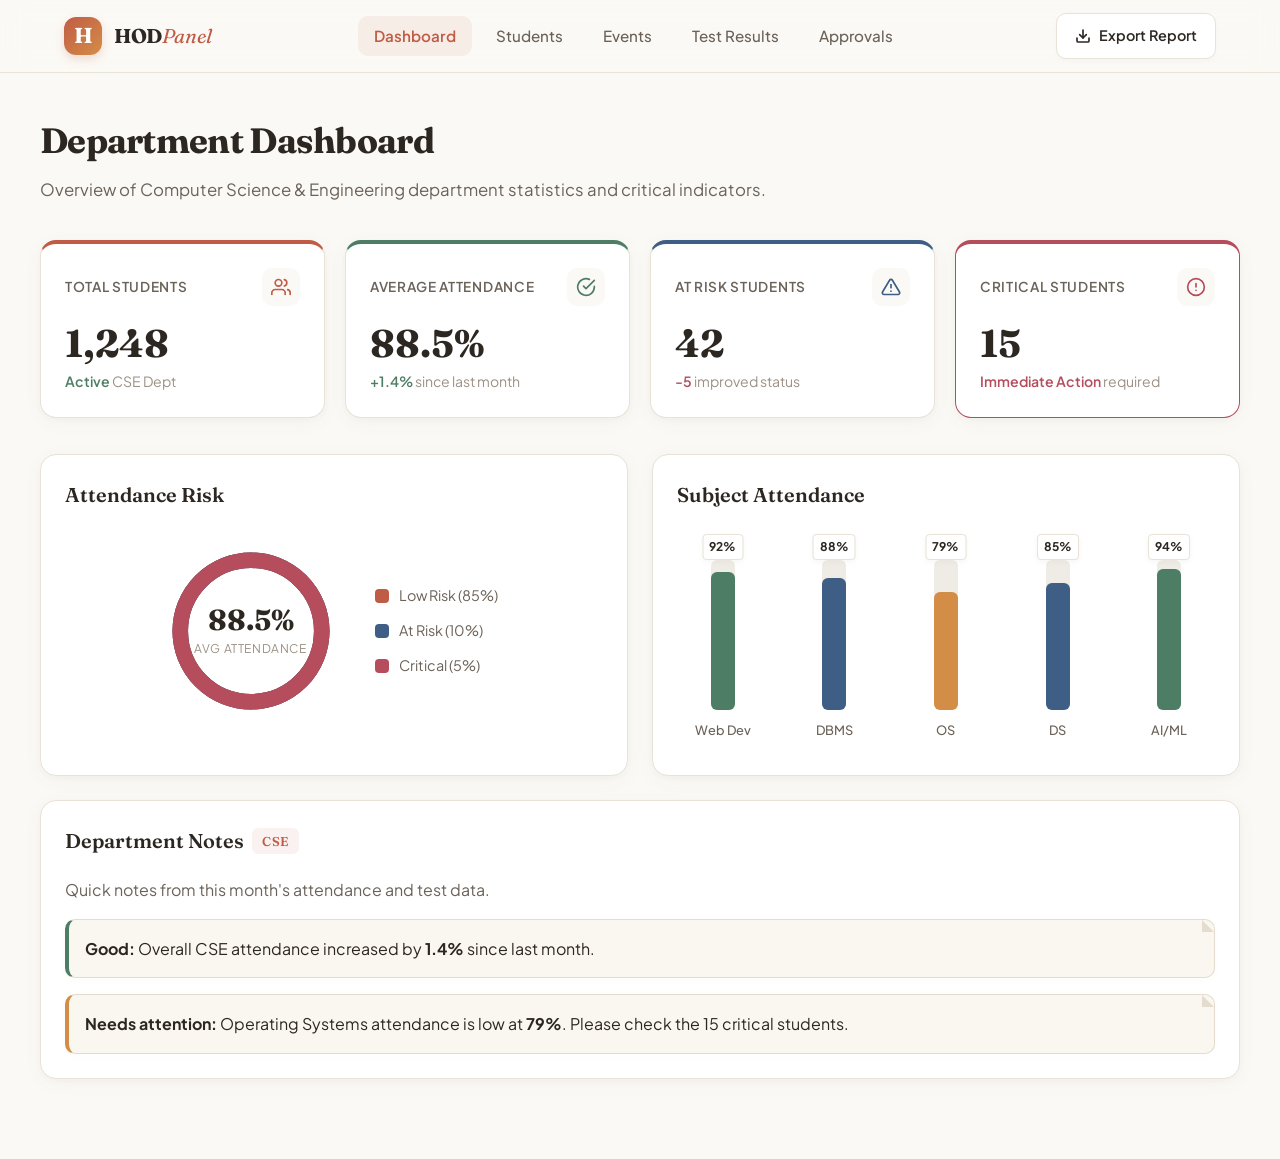
<file: index.html>
<!DOCTYPE html>
<html lang="en">
<head>
    <meta charset="UTF-8">
    <meta name="viewport" content="width=device-width, initial-scale=1.0">
    <title>HOD Panel - College Admin Dashboard</title>
    <link rel="stylesheet" href="style.css">
</head>
<body>

    <!-- --- Header / Navigation Bar --- -->
    <header class="navbar-wrapper">
        <div class="container navbar">
            <!-- HOD Panel Logo -->
            <a href="index.html" class="logo">
                <div class="logo-icon">H</div>
                <div class="logo-text">HOD<span>Panel</span></div>
            </a>

            <!-- Responsive Hamburger Toggle -->
            <input type="checkbox" id="menu-toggle" class="menu-toggle-input">
            <label for="menu-toggle" class="menu-toggle-label">
                <span></span>
                <span></span>
                <span></span>
            </label>

            <!-- Nav Links -->
            <nav class="nav-menu">
                <li class="nav-item">
                    <a href="index.html" class="active">Dashboard</a>
                </li>
                <li class="nav-item">
                    <a href="students.html">Students</a>
                </li>
                <li class="nav-item">
                    <a href="events.html">Events</a>
                </li>
                <li class="nav-item">
                    <a href="results.html">Test Results</a>
                </li>
                <li class="nav-item">
                    <a href="approvals.html">Approvals</a>
                </li>
            </nav>

            <!-- Export Button (Hidden on small viewports via CSS) -->
            <button class="btn-export" id="btn-export-main">
                <svg width="16" height="16" viewBox="0 0 24 24" fill="none" stroke="currentColor" stroke-width="2.5" stroke-linecap="round" stroke-linejoin="round"><path d="M21 15v4a2 2 0 0 1-2 2H5a2 2 0 0 1-2-2v-4"/><polyline points="7 10 12 15 17 10"/><line x1="12" y1="15" x2="12" y2="3"/></svg>
                Export Report
            </button>
        </div>
    </header>

    <!-- --- Main Dashboard Container --- -->
    <main class="container main-content">
        <!-- Section Header -->
        <section class="section-header">
            <h1>Department Dashboard</h1>
            <p>Overview of Computer Science & Engineering department statistics and critical indicators.</p>
        </section>

        <!-- --- Statistics Cards Grid --- -->
        <section class="card-grid">
            <!-- Total Students -->
            <div class="glass-card card-purple" id="stat-total-students">
                <div class="card-content">
                    <div class="card-header">
                        <span class="card-title">Total Students</span>
                        <div class="card-icon">
                            <svg width="20" height="20" viewBox="0 0 24 24" fill="none" stroke="currentColor" stroke-width="2" stroke-linecap="round" stroke-linejoin="round"><path d="M17 21v-2a4 4 0 0 0-4-4H5a4 4 0 0 0-4 4v2"/><circle cx="9" cy="7" r="4"/><path d="M23 21v-2a4 4 0 0 0-3-3.87"/><path d="M16 3.13a4 4 0 0 1 0 7.75"/></svg>
                        </div>
                    </div>
                    <div class="card-value">1,248</div>
                    <div class="card-meta">
                        <span class="trend-up">Active</span> CSE Dept
                    </div>
                </div>
            </div>

            <!-- Average Attendance -->
            <div class="glass-card card-green" id="stat-avg-attendance">
                <div class="card-content">
                    <div class="card-header">
                        <span class="card-title">Average Attendance</span>
                        <div class="card-icon">
                            <svg width="20" height="20" viewBox="0 0 24 24" fill="none" stroke="currentColor" stroke-width="2" stroke-linecap="round" stroke-linejoin="round"><path d="M22 11.08V12a10 10 0 1 1-5.93-9.14"/><polyline points="22 4 12 14.01 9 11.01"/></svg>
                        </div>
                    </div>
                    <div class="card-value">88.5%</div>
                    <div class="card-meta">
                        <span class="trend-up">+1.4%</span> since last month
                    </div>
                </div>
            </div>

            <!-- At Risk Students -->
            <div class="glass-card card-blue" id="stat-risk-students">
                <div class="card-content">
                    <div class="card-header">
                        <span class="card-title">At Risk Students</span>
                        <div class="card-icon">
                            <svg width="20" height="20" viewBox="0 0 24 24" fill="none" stroke="currentColor" stroke-width="2" stroke-linecap="round" stroke-linejoin="round"><path d="M10.29 3.86L1.82 18a2 2 0 0 0 1.71 3h16.94a2 2 0 0 0 1.71-3L13.71 3.86a2 2 0 0 0-3.42 0z"/><line x1="12" y1="9" x2="12" y2="13"/><line x1="12" y1="17" x2="12.01" y2="17"/></svg>
                        </div>
                    </div>
                    <div class="card-value">42</div>
                    <div class="card-meta">
                        <span class="trend-down">-5</span> improved status
                    </div>
                </div>
            </div>

            <!-- Critical Students -->
            <div class="glass-card card-pink card-critical-pulse" id="stat-critical-students">
                <div class="card-content">
                    <div class="card-header">
                        <span class="card-title">Critical Students</span>
                        <div class="card-icon">
                            <svg width="20" height="20" viewBox="0 0 24 24" fill="none" stroke="currentColor" stroke-width="2" stroke-linecap="round" stroke-linejoin="round"><circle cx="12" cy="12" r="10"/><line x1="12" y1="8" x2="12" y2="12"/><line x1="12" y1="16" x2="12.01" y2="16"/></svg>
                        </div>
                    </div>
                    <div class="card-value">15</div>
                    <div class="card-meta">
                        <span class="trend-down" style="color: var(--accent-pink);">Immediate Action</span> required
                    </div>
                </div>
            </div>
        </section>

        <!-- Charts and notes -->
        <section class="dashboard-details-grid">
            <!-- Attendance Risk Distribution (SVG Circle Chart) -->
            <div class="glass-card" id="card-attendance-risk">
                <h3 class="section-card-title">Attendance Risk</h3>
                <div class="chart-content" style="gap: 20px;">
                    <!-- Circular Gauge -->
                    <div class="circle-chart-wrapper">
                        <svg viewBox="0 0 36 36" class="circle-chart-svg">
                            <path class="circle-bg" d="M18 2.0845 a 15.9155 15.9155 0 0 1 0 31.831 a 15.9155 15.9155 0 0 1 0 -31.831" />
                            <!-- Outer segments overlapping each other -->
                            <!-- Success segment (85%) -->
                            <path class="circle-progress progress-purple" d="M18 2.0845 a 15.9155 15.9155 0 0 1 0 31.831 a 15.9155 15.9155 0 0 1 0 -31.831" />
                            <!-- Risk segment (starts at offset, length 15%) -->
                            <path class="circle-progress progress-blue" stroke-dashoffset="-68" d="M18 2.0845 a 15.9155 15.9155 0 0 1 0 31.831 a 15.9155 15.9155 0 0 1 0 -31.831" />
                            <!-- Critical segment (starts at offset, length 7%) -->
                            <path class="circle-progress progress-pink" stroke-dashoffset="-86" d="M18 2.0845 a 15.9155 15.9155 0 0 1 0 31.831 a 15.9155 15.9155 0 0 1 0 -31.831" />
                        </svg>
                        <div class="circle-chart-info">
                            <div class="circle-chart-number">88.5%</div>
                            <div class="circle-chart-label">Avg Attendance</div>
                        </div>
                    </div>

                    <!-- Chart Legend -->
                    <div class="circle-chart-legend">
                        <div class="legend-item">
                            <span class="legend-color legend-purple"></span>
                            <div>
                                <div>Low Risk (85%)</div>
                            </div>
                        </div>
                        <div class="legend-item">
                            <span class="legend-color legend-blue"></span>
                            <div>
                                <div>At Risk (10%)</div>
                            </div>
                        </div>
                        <div class="legend-item">
                            <span class="legend-color legend-pink"></span>
                            <div>
                                <div>Critical (5%)</div>
                            </div>
                        </div>
                    </div>
                </div>
            </div>

            <!-- Subject Average Attendance (Vertical CSS Bars) -->
            <div class="glass-card" id="card-subject-attendance">
                <h3 class="section-card-title">Subject Attendance</h3>
                <div class="chart-content">
                    <div class="bar-chart-vertical">
                        <!-- Bar 1 -->
                        <div class="vertical-bar-container">
                            <div class="bar-wrapper">
                                <div class="bar-fill bar-fill-high" style="height: 92%;"></div>
                                <span class="bar-value-tooltip">92%</span>
                            </div>
                            <span class="bar-label">Web Dev</span>
                        </div>
                        <!-- Bar 2 -->
                        <div class="vertical-bar-container">
                            <div class="bar-wrapper">
                                <div class="bar-fill" style="height: 88%;"></div>
                                <span class="bar-value-tooltip">88%</span>
                            </div>
                            <span class="bar-label">DBMS</span>
                        </div>
                        <!-- Bar 3 -->
                        <div class="vertical-bar-container">
                            <div class="bar-wrapper">
                                <div class="bar-fill bar-fill-warning" style="height: 79%;"></div>
                                <span class="bar-value-tooltip">79%</span>
                            </div>
                            <span class="bar-label">OS</span>
                        </div>
                        <!-- Bar 4 -->
                        <div class="vertical-bar-container">
                            <div class="bar-wrapper">
                                <div class="bar-fill" style="height: 85%;"></div>
                                <span class="bar-value-tooltip">85%</span>
                            </div>
                            <span class="bar-label">DS</span>
                        </div>
                        <!-- Bar 5 -->
                        <div class="vertical-bar-container">
                            <div class="bar-wrapper">
                                <div class="bar-fill bar-fill-high" style="height: 94%;"></div>
                                <span class="bar-value-tooltip">94%</span>
                            </div>
                            <span class="bar-label">AI/ML</span>
                        </div>
                    </div>
                </div>
            </div>

            <!-- Department notes -->
            <div class="glass-card wide-column" id="card-ai-summary">
                <h3 class="section-card-title">
                    Department Notes
                    <span class="title-badge badge-ai">CSE</span>
                </h3>
                <div class="ai-summary-container">
                    <p class="ai-intro">
                        Quick notes from this month's attendance and test data.
                    </p>
                    <div class="ai-insight-list">
                        <div class="ai-insight-item insight-success">
                            <div>
                                <strong>Good:</strong> Overall CSE attendance increased by <strong>1.4%</strong> since last month.
                            </div>
                        </div>
                        <div class="ai-insight-item insight-warning">
                            <div>
                                <strong>Needs attention:</strong> Operating Systems attendance is low at <strong>79%</strong>. Please check the 15 critical students.
                            </div>
                        </div>
                    </div>
                </div>
            </div>
        </section>
    </main>

    <script src="app.js" defer></script>
</body>
</html>
</file>
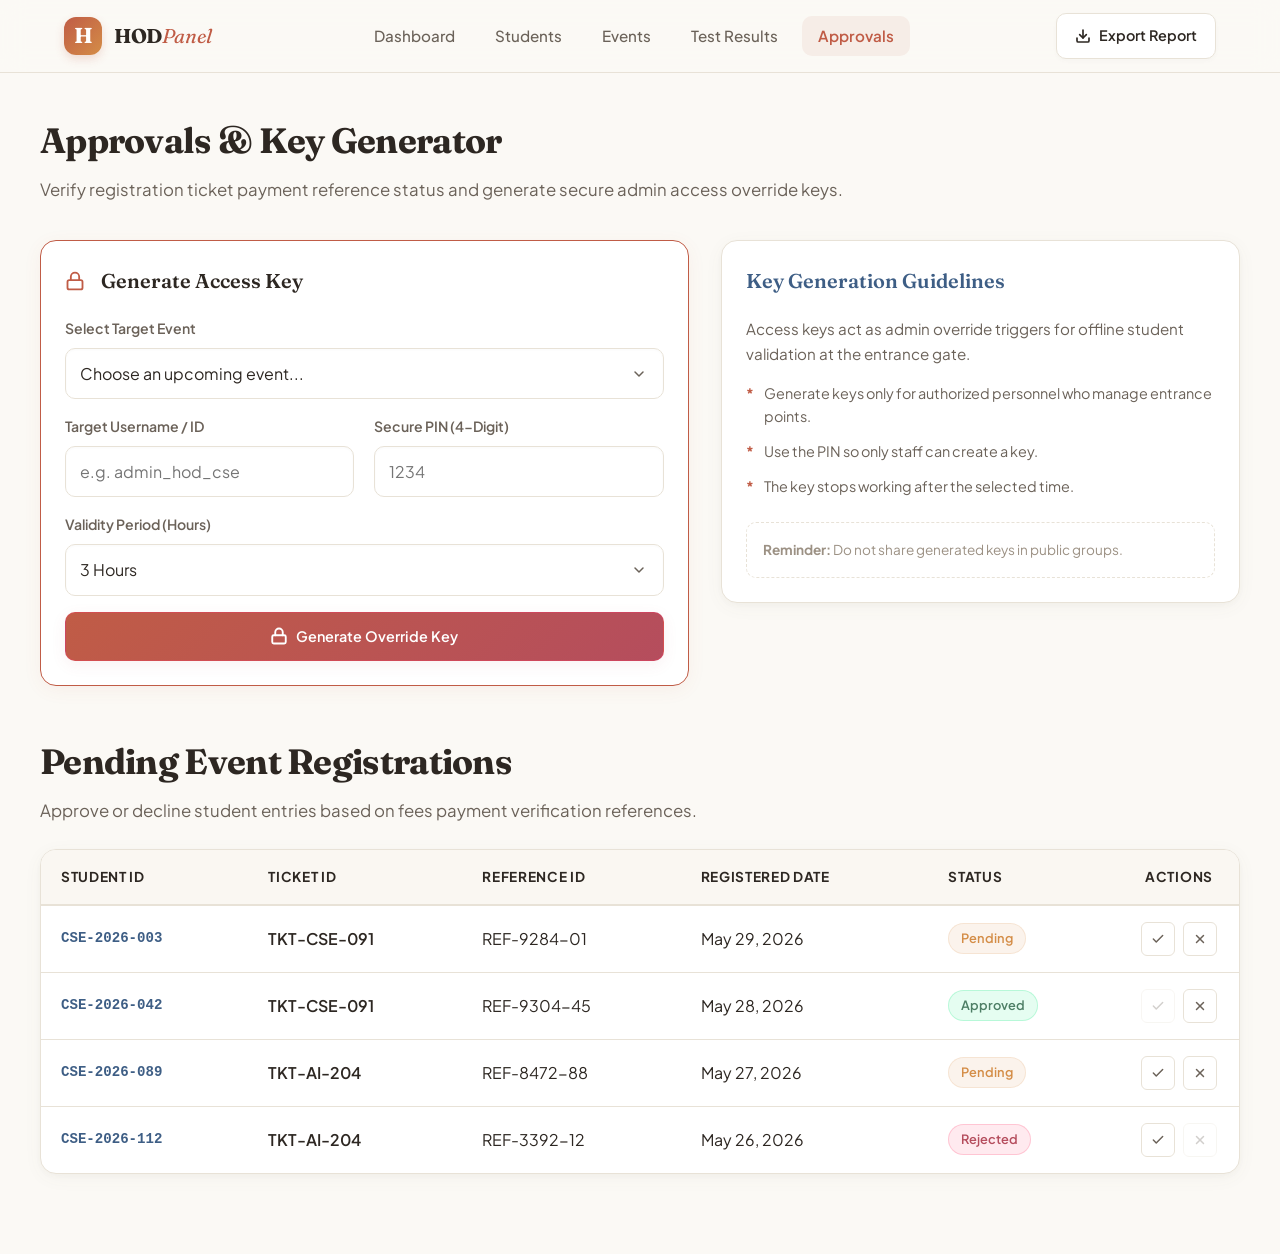
<file: approvals.html>
<!DOCTYPE html>
<html lang="en">
<head>
    <meta charset="UTF-8">
    <meta name="viewport" content="width=device-width, initial-scale=1.0">
    <title>HOD Panel - Event Approvals & Keys</title>
    <link rel="stylesheet" href="style.css">
</head>
<body>

    <!-- --- Header / Navigation Bar --- -->
    <header class="navbar-wrapper">
        <div class="container navbar">
            <!-- HOD Panel Logo -->
            <a href="index.html" class="logo">
                <div class="logo-icon">H</div>
                <div class="logo-text">HOD<span>Panel</span></div>
            </a>

            <!-- Responsive Hamburger Toggle -->
            <input type="checkbox" id="menu-toggle" class="menu-toggle-input">
            <label for="menu-toggle" class="menu-toggle-label">
                <span></span>
                <span></span>
                <span></span>
            </label>

            <!-- Nav Links -->
            <nav class="nav-menu">
                <li class="nav-item">
                    <a href="index.html">Dashboard</a>
                </li>
                <li class="nav-item">
                    <a href="students.html">Students</a>
                </li>
                <li class="nav-item">
                    <a href="events.html">Events</a>
                </li>
                <li class="nav-item">
                    <a href="results.html">Test Results</a>
                </li>
                <li class="nav-item">
                    <a href="approvals.html" class="active">Approvals</a>
                </li>
            </nav>

            <!-- Export Button -->
            <button class="btn-export" id="btn-export-approvals">
                <svg width="16" height="16" viewBox="0 0 24 24" fill="none" stroke="currentColor" stroke-width="2.5" stroke-linecap="round" stroke-linejoin="round"><path d="M21 15v4a2 2 0 0 1-2 2H5a2 2 0 0 1-2-2v-4"/><polyline points="7 10 12 15 17 10"/><line x1="12" y1="15" x2="12" y2="3"/></svg>
                Export Report
            </button>
        </div>
    </header>

    <!-- --- Main Container --- -->
    <main class="container main-content">
        <!-- Section Header -->
        <section class="section-header">
            <h1>Approvals & Key Generator</h1>
            <p>Verify registration ticket payment reference status and generate secure admin access override keys.</p>
        </section>

        <!-- --- Two-Column Top Section --- -->
        <div class="two-column-layout" style="margin-bottom: 48px;">
            <!-- Left: Generate Access Key Card -->
            <section class="glass-card key-glow-card" id="card-key-generator">
                <h3 class="section-card-title">
                    <svg width="20" height="20" viewBox="0 0 24 24" fill="none" stroke="currentColor" stroke-width="2.2" stroke-linecap="round" stroke-linejoin="round" style="vertical-align: middle; margin-right: 8px; color: var(--accent-purple);"><rect x="3" y="11" width="18" height="11" rx="2" ry="2"/><path d="M7 11V7a5 5 0 0 1 10 0v4"/></svg>
                    Generate Access Key
                </h3>

                <form class="premium-form" id="key-generator-form" action="#" method="POST" onsubmit="return false;">
                    <!-- Event Dropdown -->
                    <div class="form-group">
                        <label class="form-label" for="key-event">Select Target Event</label>
                        <select class="form-select" id="key-event" name="keyEvent" required>
                            <option value="" disabled selected>Choose an upcoming event...</option>
                            <option value="hackathon">CSE Hackathon 2026 (June 15)</option>
                            <option value="techtalk">AI & ML Tech Seminar (June 22)</option>
                            <option value="blockchain">Blockchain Workshop (July 05)</option>
                        </select>
                    </div>

                    <!-- Row: Username & PIN -->
                    <div class="form-group-row">
                        <div class="form-group">
                            <label class="form-label" for="key-username">Target Username / ID</label>
                            <input type="text" class="form-input" id="key-username" name="username" placeholder="e.g. admin_hod_cse" required>
                        </div>
                        <div class="form-group">
                            <label class="form-label" for="key-pin">Secure PIN (4-Digit)</label>
                            <input type="password" class="form-input" id="key-pin" name="pin" placeholder="1234" maxlength="4" pattern="[0-9]{4}" required>
                        </div>
                    </div>

                    <!-- Validity Hours -->
                    <div class="form-group">
                        <label class="form-label" for="key-validity">Validity Period (Hours)</label>
                        <select class="form-select" id="key-validity" name="validityHours" required>
                            <option value="1">1 Hour</option>
                            <option value="3" selected>3 Hours</option>
                            <option value="6">6 Hours</option>
                            <option value="12">12 Hours</option>
                            <option value="24">24 Hours</option>
                        </select>
                    </div>

                    <!-- Generate Button -->
                    <div class="form-submit-row">
                        <button type="submit" class="btn-primary" style="background: linear-gradient(135deg, var(--accent-purple), var(--accent-pink)); border-color: rgba(255, 51, 102, 0.3); box-shadow: 0 4px 15px var(--accent-pink-glow);">
                            <svg width="18" height="18" viewBox="0 0 24 24" fill="none" stroke="currentColor" stroke-width="2.5" stroke-linecap="round" stroke-linejoin="round"><rect x="3" y="11" width="18" height="11" rx="2" ry="2"/><path d="M7 11V7a5 5 0 0 1 10 0v4"/></svg>
                            Generate Override Key
                        </button>
                    </div>
                </form>
            </section>

            <!-- Right: Instructions & Logs Info -->
            <section class="glass-card" id="card-key-guidelines" style="display: flex; flex-direction: column; justify-content: space-between;">
                <div>
                    <h3 class="section-card-title" style="color: var(--accent-blue);">
                        Key Generation Guidelines
                    </h3>
                    <p style="color: var(--text-secondary); font-size: 0.95rem; line-height: 1.6; margin-bottom: 16px;">
                        Access keys act as admin override triggers for offline student validation at the entrance gate.
                    </p>
                    <ul style="color: var(--text-secondary); font-size: 0.9rem; list-style-type: none; display: flex; flex-direction: column; gap: 12px; margin-bottom: 24px;">
                        <li style="display: flex; gap: 10px; align-items: flex-start;">
                            <span style="color: var(--accent-purple); font-weight: bold;">*</span>
                            <span>Generate keys only for authorized personnel who manage entrance points.</span>
                        </li>
                        <li style="display: flex; gap: 10px; align-items: flex-start;">
                            <span style="color: var(--accent-purple); font-weight: bold;">*</span>
                            <span>Use the PIN so only staff can create a key.</span>
                        </li>
                        <li style="display: flex; gap: 10px; align-items: flex-start;">
                            <span style="color: var(--accent-purple); font-weight: bold;">*</span>
                            <span>The key stops working after the selected time.</span>
                        </li>
                    </ul>
                </div>
                <div style="background: rgba(255, 255, 255, 0.02); border: 1px dashed var(--border-color); border-radius: var(--border-radius-md); padding: 16px; font-size: 0.85rem; color: var(--text-muted);">
                    <strong>Reminder:</strong> Do not share generated keys in public groups.
                </div>
            </section>
        </div>

        <!-- --- Approvals Directory Table (Full Width) --- -->
        <section class="section-header" style="margin-bottom: 24px;">
            <h2>Pending Event Registrations</h2>
            <p>Approve or decline student entries based on fees payment verification references.</p>
        </section>

        <section class="table-responsive-wrapper">
            <table class="premium-table" id="approvals-table">
                <thead>
                    <tr>
                        <th>Student ID</th>
                        <th>Ticket ID</th>
                        <th>Reference ID</th>
                        <th>Registered Date</th>
                        <th>Status</th>
                        <th style="width: 120px; text-align: center;">Actions</th>
                    </tr>
                </thead>
                <tbody>
                    <!-- Row 1 -->
                    <tr>
                        <td class="td-mono">CSE-2026-003</td>
                        <td class="td-bold-white">TKT-CSE-091</td>
                        <td>REF-9284-01</td>
                        <td>May 29, 2026</td>
                        <td>
                            <span class="badge badge-pending">Pending</span>
                        </td>
                        <td>
                            <div class="table-actions" style="justify-content: center;">
                                <button class="btn-icon btn-approve" title="Approve Ticket">
                                    <svg width="14" height="14" viewBox="0 0 24 24" fill="none" stroke="currentColor" stroke-width="2.5" stroke-linecap="round" stroke-linejoin="round"><polyline points="20 6 9 17 4 12"/></svg>
                                </button>
                                <button class="btn-icon btn-reject" title="Reject Ticket">
                                    <svg width="14" height="14" viewBox="0 0 24 24" fill="none" stroke="currentColor" stroke-width="2.5" stroke-linecap="round" stroke-linejoin="round"><line x1="18" y1="6" x2="6" y2="18"/><line x1="6" y1="6" x2="18" y2="18"/></svg>
                                </button>
                            </div>
                        </td>
                    </tr>
                    <!-- Row 2 -->
                    <tr>
                        <td class="td-mono">CSE-2026-042</td>
                        <td class="td-bold-white">TKT-CSE-091</td>
                        <td>REF-9304-45</td>
                        <td>May 28, 2026</td>
                        <td>
                            <span class="badge badge-low-risk" style="background: rgba(0, 230, 118, 0.1); color: var(--accent-green); border-color: rgba(0, 230, 118, 0.2);">Approved</span>
                        </td>
                        <td>
                            <div class="table-actions" style="justify-content: center;">
                                <button class="btn-icon" style="opacity: 0.3; cursor: not-allowed;" disabled>
                                    <svg width="14" height="14" viewBox="0 0 24 24" fill="none" stroke="currentColor" stroke-width="2.5" stroke-linecap="round" stroke-linejoin="round"><polyline points="20 6 9 17 4 12"/></svg>
                                </button>
                                <button class="btn-icon btn-reject" title="Revoke Approval">
                                    <svg width="14" height="14" viewBox="0 0 24 24" fill="none" stroke="currentColor" stroke-width="2.5" stroke-linecap="round" stroke-linejoin="round"><line x1="18" y1="6" x2="6" y2="18"/><line x1="6" y1="6" x2="18" y2="18"/></svg>
                                </button>
                            </div>
                        </td>
                    </tr>
                    <!-- Row 3 -->
                    <tr>
                        <td class="td-mono">CSE-2026-089</td>
                        <td class="td-bold-white">TKT-AI-204</td>
                        <td>REF-8472-88</td>
                        <td>May 27, 2026</td>
                        <td>
                            <span class="badge badge-pending">Pending</span>
                        </td>
                        <td>
                            <div class="table-actions" style="justify-content: center;">
                                <button class="btn-icon btn-approve" title="Approve Ticket">
                                    <svg width="14" height="14" viewBox="0 0 24 24" fill="none" stroke="currentColor" stroke-width="2.5" stroke-linecap="round" stroke-linejoin="round"><polyline points="20 6 9 17 4 12"/></svg>
                                </button>
                                <button class="btn-icon btn-reject" title="Reject Ticket">
                                    <svg width="14" height="14" viewBox="0 0 24 24" fill="none" stroke="currentColor" stroke-width="2.5" stroke-linecap="round" stroke-linejoin="round"><line x1="18" y1="6" x2="6" y2="18"/><line x1="6" y1="6" x2="18" y2="18"/></svg>
                                </button>
                            </div>
                        </td>
                    </tr>
                    <!-- Row 4 -->
                    <tr>
                        <td class="td-mono">CSE-2026-112</td>
                        <td class="td-bold-white">TKT-AI-204</td>
                        <td>REF-3392-12</td>
                        <td>May 26, 2026</td>
                        <td>
                            <span class="badge badge-critical" style="background: rgba(255, 51, 102, 0.1); color: var(--accent-pink); border-color: rgba(255, 51, 102, 0.2); animation: none;">Rejected</span>
                        </td>
                        <td>
                            <div class="table-actions" style="justify-content: center;">
                                <button class="btn-icon btn-approve" title="Approve Ticket">
                                    <svg width="14" height="14" viewBox="0 0 24 24" fill="none" stroke="currentColor" stroke-width="2.5" stroke-linecap="round" stroke-linejoin="round"><polyline points="20 6 9 17 4 12"/></svg>
                                </button>
                                <button class="btn-icon" style="opacity: 0.3; cursor: not-allowed;" disabled>
                                    <svg width="14" height="14" viewBox="0 0 24 24" fill="none" stroke="currentColor" stroke-width="2.5" stroke-linecap="round" stroke-linejoin="round"><line x1="18" y1="6" x2="6" y2="18"/><line x1="6" y1="6" x2="18" y2="18"/></svg>
                                </button>
                            </div>
                        </td>
                    </tr>
                </tbody>
            </table>
        </section>
    </main>

    <script src="app.js" defer></script>
</body>
</html>
</file>
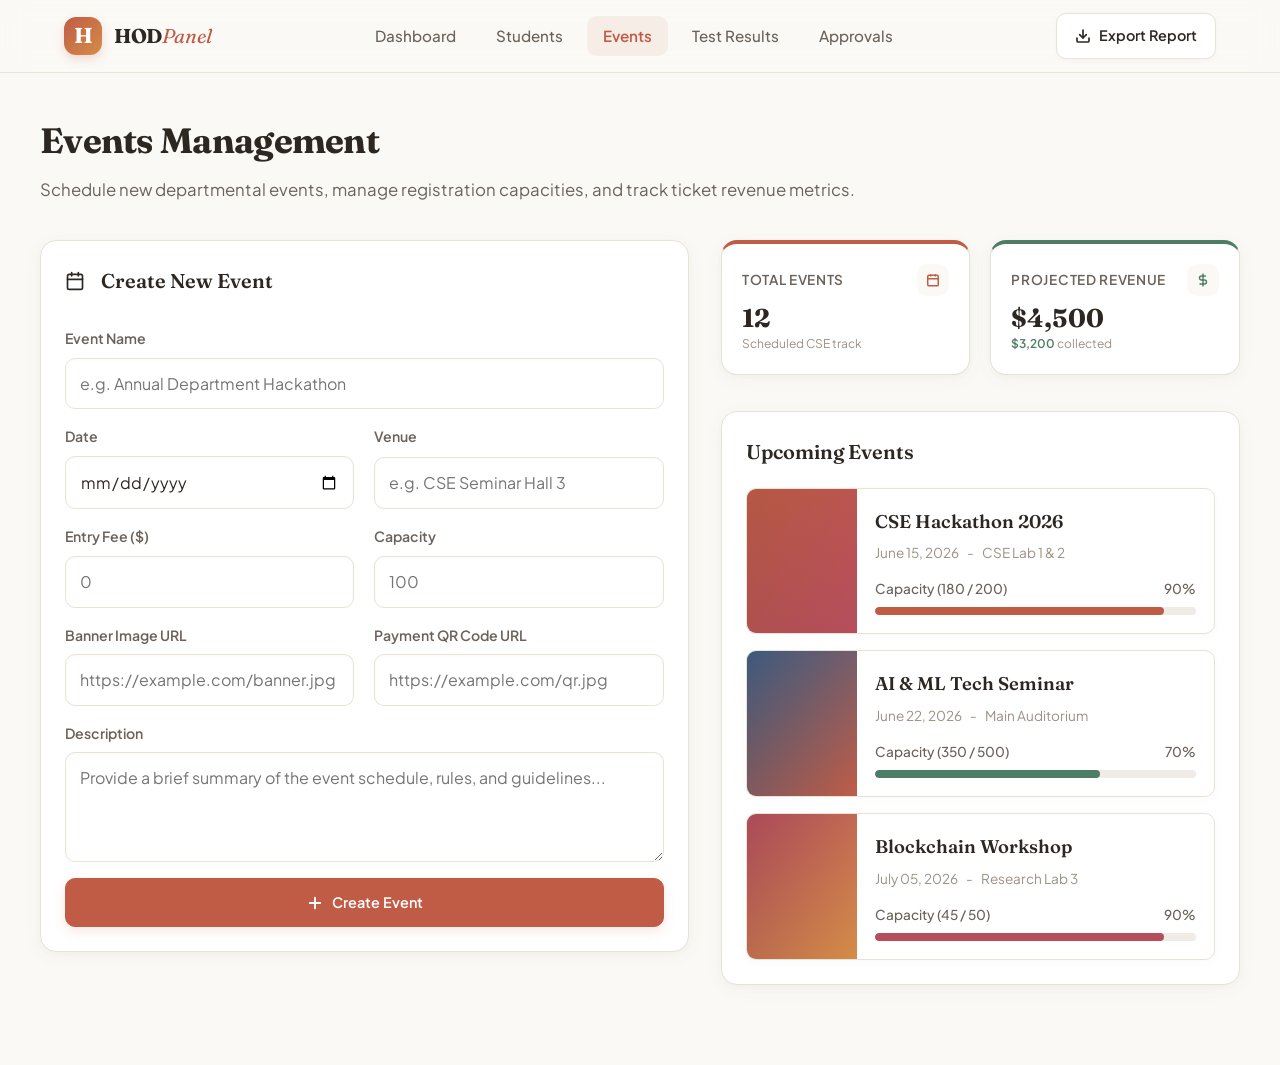
<file: events.html>
<!DOCTYPE html>
<html lang="en">
<head>
    <meta charset="UTF-8">
    <meta name="viewport" content="width=device-width, initial-scale=1.0">
    <title>HOD Panel - Events Management</title>
    <link rel="stylesheet" href="style.css">
</head>
<body>

    <!-- --- Header / Navigation Bar --- -->
    <header class="navbar-wrapper">
        <div class="container navbar">
            <!-- HOD Panel Logo -->
            <a href="index.html" class="logo">
                <div class="logo-icon">H</div>
                <div class="logo-text">HOD<span>Panel</span></div>
            </a>

            <!-- Responsive Hamburger Toggle -->
            <input type="checkbox" id="menu-toggle" class="menu-toggle-input">
            <label for="menu-toggle" class="menu-toggle-label">
                <span></span>
                <span></span>
                <span></span>
            </label>

            <!-- Nav Links -->
            <nav class="nav-menu">
                <li class="nav-item">
                    <a href="index.html">Dashboard</a>
                </li>
                <li class="nav-item">
                    <a href="students.html">Students</a>
                </li>
                <li class="nav-item">
                    <a href="events.html" class="active">Events</a>
                </li>
                <li class="nav-item">
                    <a href="results.html">Test Results</a>
                </li>
                <li class="nav-item">
                    <a href="approvals.html">Approvals</a>
                </li>
            </nav>

            <!-- Export Button -->
            <button class="btn-export" id="btn-export-events">
                <svg width="16" height="16" viewBox="0 0 24 24" fill="none" stroke="currentColor" stroke-width="2.5" stroke-linecap="round" stroke-linejoin="round"><path d="M21 15v4a2 2 0 0 1-2 2H5a2 2 0 0 1-2-2v-4"/><polyline points="7 10 12 15 17 10"/><line x1="12" y1="15" x2="12" y2="3"/></svg>
                Export Report
            </button>
        </div>
    </header>

    <!-- --- Main Container --- -->
    <main class="container main-content">
        <!-- Section Header -->
        <section class="section-header">
            <h1>Events Management</h1>
            <p>Schedule new departmental events, manage registration capacities, and track ticket revenue metrics.</p>
        </section>

        <!-- --- Two-Column Layout (Form on left, Analytics/List on right) --- -->
        <div class="two-column-layout">
            <!-- Left Column: Create Event Form -->
            <section class="glass-card" id="card-create-event">
                <h3 class="section-card-title" style="margin-bottom: 30px;">
                    <svg width="20" height="20" viewBox="0 0 24 24" fill="none" stroke="currentColor" stroke-width="2" stroke-linecap="round" stroke-linejoin="round" style="vertical-align: middle; margin-right: 8px;"><rect x="3" y="4" width="18" height="18" rx="2" ry="2"/><line x1="16" y1="2" x2="16" y2="6"/><line x1="8" y1="2" x2="8" y2="6"/><line x1="3" y1="10" x2="21" y2="10"/></svg>
                    Create New Event
                </h3>
                
                <form class="premium-form" id="create-event-form" action="#" method="POST" onsubmit="return false;">
                    <!-- Event Name -->
                    <div class="form-group">
                        <label class="form-label" for="event-name">Event Name</label>
                        <input type="text" class="form-input" id="event-name" name="eventName" placeholder="e.g. Annual Department Hackathon" required>
                    </div>

                    <!-- Row 1: Date & Venue -->
                    <div class="form-group-row">
                        <div class="form-group">
                            <label class="form-label" for="event-date">Date</label>
                            <input type="date" class="form-input" id="event-date" name="eventDate" required>
                        </div>
                        <div class="form-group">
                            <label class="form-label" for="event-venue">Venue</label>
                            <input type="text" class="form-input" id="event-venue" name="venue" placeholder="e.g. CSE Seminar Hall 3" required>
                        </div>
                    </div>

                    <!-- Row 2: Entry Fee & Capacity -->
                    <div class="form-group-row">
                        <div class="form-group">
                            <label class="form-label" for="entry-fee">Entry Fee ($)</label>
                            <input type="number" class="form-input" id="entry-fee" name="entryFee" placeholder="0" min="0" required>
                        </div>
                        <div class="form-group">
                            <label class="form-label" for="event-capacity">Capacity</label>
                            <input type="number" class="form-input" id="event-capacity" name="capacity" placeholder="100" min="1" required>
                        </div>
                    </div>

                    <!-- Row 3: Banner URL & Payment QR URL -->
                    <div class="form-group-row">
                        <div class="form-group">
                            <label class="form-label" for="banner-url">Banner Image URL</label>
                            <input type="url" class="form-input" id="banner-url" name="bannerUrl" placeholder="https://example.com/banner.jpg">
                        </div>
                        <div class="form-group">
                            <label class="form-label" for="qr-url">Payment QR Code URL</label>
                            <input type="url" class="form-input" id="qr-url" name="paymentQrUrl" placeholder="https://example.com/qr.jpg">
                        </div>
                    </div>

                    <!-- Description -->
                    <div class="form-group">
                        <label class="form-label" for="event-desc">Description</label>
                        <textarea class="form-textarea" id="event-desc" name="description" placeholder="Provide a brief summary of the event schedule, rules, and guidelines..."></textarea>
                    </div>

                    <!-- Submit Button -->
                    <div class="form-submit-row">
                        <button type="submit" class="btn-primary">
                            <svg width="18" height="18" viewBox="0 0 24 24" fill="none" stroke="currentColor" stroke-width="2.5" stroke-linecap="round" stroke-linejoin="round"><line x1="12" y1="5" x2="12" y2="19"/><line x1="5" y1="12" x2="19" y2="12"/></svg>
                            Create Event
                        </button>
                    </div>
                </form>
            </section>

            <!-- Right Column: Analytics Cards & Listings -->
            <div style="display: flex; flex-direction: column; gap: 36px;">
                <!-- Mini Analytics Cards -->
                <section style="display: grid; grid-template-columns: 1fr 1fr; gap: 20px;">
                    <!-- Total Events Card -->
                    <div class="glass-card card-purple" style="padding: 20px;" id="event-analytics-total">
                        <div class="card-content">
                            <div class="card-header" style="margin-bottom: 8px;">
                                <span class="card-title" style="font-size: 0.85rem;">Total Events</span>
                                <div class="card-icon" style="width: 32px; height: 32px; font-size: 0.95rem;">
                                    <svg width="14" height="14" viewBox="0 0 24 24" fill="none" stroke="currentColor" stroke-width="2.5"><rect x="3" y="4" width="18" height="18" rx="2" ry="2"/><line x1="16" y1="2" x2="16" y2="6"/><line x1="8" y1="2" x2="8" y2="6"/><line x1="3" y1="10" x2="21" y2="10"/></svg>
                                </div>
                            </div>
                            <div class="card-value" id="val-total-events" style="font-size: 1.6rem; margin-bottom: 2px;">12</div>
                            <div class="card-meta" style="font-size: 0.75rem;">Scheduled CSE track</div>
                        </div>
                    </div>

                    <!-- Projected Revenue Card -->
                    <div class="glass-card card-green" style="padding: 20px;" id="event-analytics-revenue">
                        <div class="card-content">
                            <div class="card-header" style="margin-bottom: 8px;">
                                <span class="card-title" style="font-size: 0.85rem;">Projected Revenue</span>
                                <div class="card-icon" style="width: 32px; height: 32px; font-size: 0.95rem;">
                                    <svg width="14" height="14" viewBox="0 0 24 24" fill="none" stroke="currentColor" stroke-width="2.5"><line x1="12" y1="1" x2="12" y2="23"/><path d="M17 5H9.5a3.5 3.5 0 0 0 0 7h5a3.5 3.5 0 0 1 0 7H6"/></svg>
                                </div>
                            </div>
                            <div class="card-value" id="val-projected-revenue" style="font-size: 1.6rem; margin-bottom: 2px;">$4,500</div>
                            <div class="card-meta" style="font-size: 0.75rem;"><span class="trend-up">$3,200</span> collected</div>
                        </div>
                    </div>
                </section>

                <!-- Upcoming Events List -->
                <section class="glass-card" id="card-upcoming-events">
                    <h3 class="section-card-title" style="margin-bottom: 20px;">Upcoming Events</h3>
                    
                    <div class="events-list" id="events-list-container">
                        <!-- Event 1 -->
                        <div class="event-card">
                            <!-- Gradient CSS Banner Placeholder -->
                            <div class="event-card-banner" style="background: linear-gradient(135deg, var(--accent-purple), var(--accent-pink));">
                                <div class="event-card-banner-overlay"></div>
                            </div>
                            <div class="event-card-info">
                                <div>
                                    <h4 class="event-card-title">CSE Hackathon 2026</h4>
                                    <div class="event-card-meta">
                                        <span>June 15, 2026</span>
                                        <span>-</span>
                                        <span>CSE Lab 1 & 2</span>
                                    </div>
                                </div>
                                <div class="event-card-progress-wrapper">
                                    <div class="progress-info">
                                        <span>Capacity (180 / 200)</span>
                                        <span>90%</span>
                                    </div>
                                    <div class="progress-bar-container">
                                        <div class="progress-bar-fill" style="width: 90%;"></div>
                                    </div>
                                </div>
                            </div>
                        </div>

                        <!-- Event 2 -->
                        <div class="event-card">
                            <div class="event-card-banner" style="background: linear-gradient(135deg, var(--accent-blue), var(--accent-purple));">
                                <div class="event-card-banner-overlay"></div>
                            </div>
                            <div class="event-card-info">
                                <div>
                                    <h4 class="event-card-title">AI & ML Tech Seminar</h4>
                                    <div class="event-card-meta">
                                        <span>June 22, 2026</span>
                                        <span>-</span>
                                        <span>Main Auditorium</span>
                                    </div>
                                </div>
                                <div class="event-card-progress-wrapper">
                                    <div class="progress-info">
                                        <span>Capacity (350 / 500)</span>
                                        <span>70%</span>
                                    </div>
                                    <div class="progress-bar-container">
                                        <div class="progress-bar-fill green-grad" style="width: 70%;"></div>
                                    </div>
                                </div>
                            </div>
                        </div>

                        <!-- Event 3 -->
                        <div class="event-card">
                            <div class="event-card-banner" style="background: linear-gradient(135deg, var(--accent-pink), var(--accent-orange));">
                                <div class="event-card-banner-overlay"></div>
                            </div>
                            <div class="event-card-info">
                                <div>
                                    <h4 class="event-card-title">Blockchain Workshop</h4>
                                    <div class="event-card-meta">
                                        <span>July 05, 2026</span>
                                        <span>-</span>
                                        <span>Research Lab 3</span>
                                    </div>
                                </div>
                                <div class="event-card-progress-wrapper">
                                    <div class="progress-info">
                                        <span>Capacity (45 / 50)</span>
                                        <span>90%</span>
                                    </div>
                                    <div class="progress-bar-container">
                                        <div class="progress-bar-fill pink-grad" style="width: 90%;"></div>
                                    </div>
                                </div>
                            </div>
                        </div>
                    </div>
                </section>
            </div>
        </div>
    </main>

    <script src="app.js" defer></script>
</body>
</html>
</file>
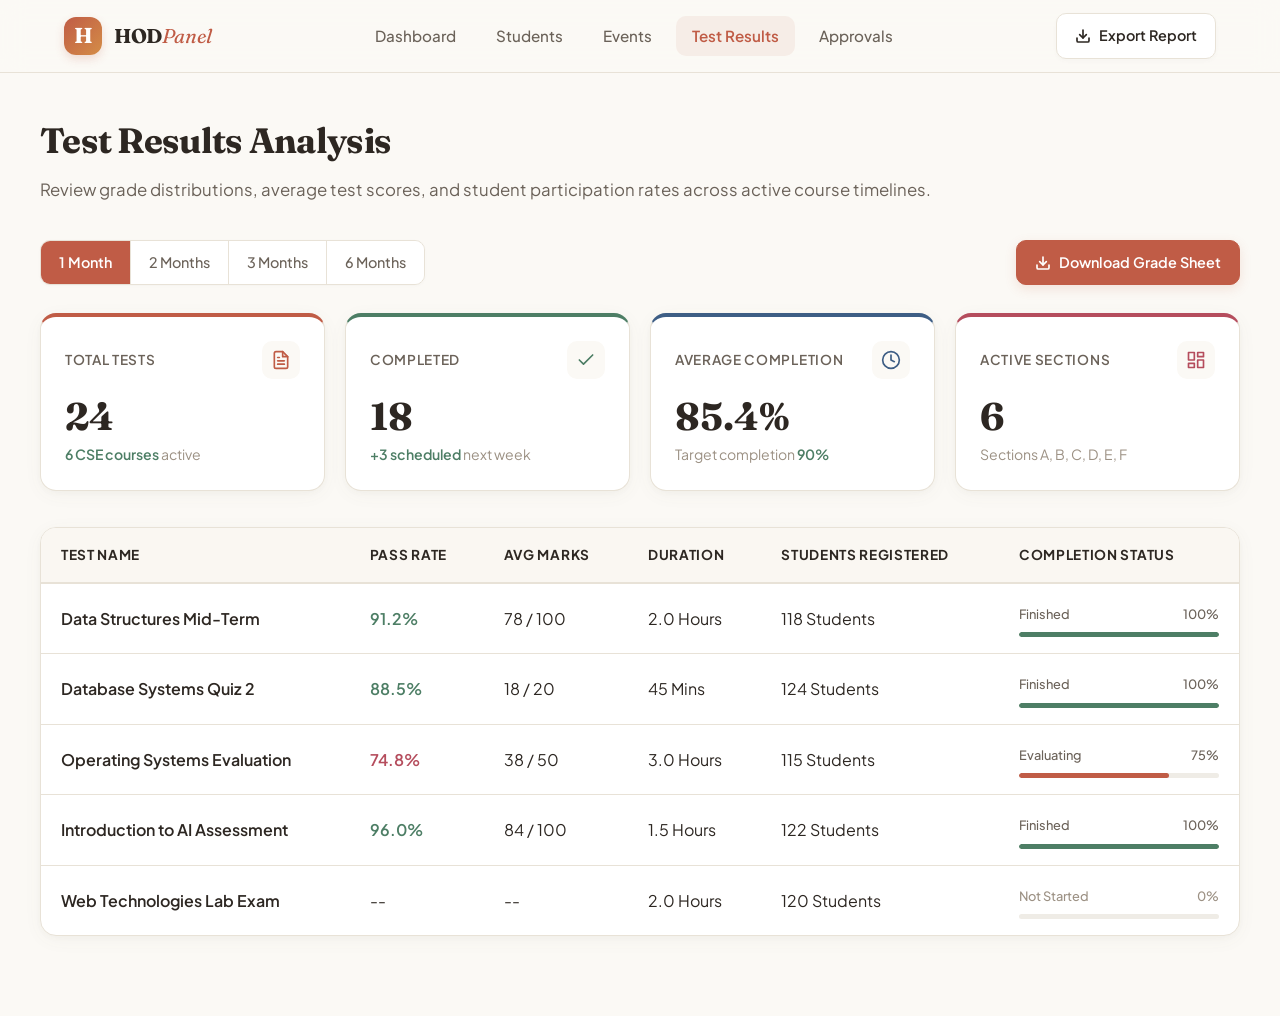
<file: results.html>
<!DOCTYPE html>
<html lang="en">
<head>
    <meta charset="UTF-8">
    <meta name="viewport" content="width=device-width, initial-scale=1.0">
    <title>HOD Panel - Test Results Analysis</title>
    <link rel="stylesheet" href="style.css">
</head>
<body>

    <!-- --- Header / Navigation Bar --- -->
    <header class="navbar-wrapper">
        <div class="container navbar">
            <!-- HOD Panel Logo -->
            <a href="index.html" class="logo">
                <div class="logo-icon">H</div>
                <div class="logo-text">HOD<span>Panel</span></div>
            </a>

            <!-- Responsive Hamburger Toggle -->
            <input type="checkbox" id="menu-toggle" class="menu-toggle-input">
            <label for="menu-toggle" class="menu-toggle-label">
                <span></span>
                <span></span>
                <span></span>
            </label>

            <!-- Nav Links -->
            <nav class="nav-menu">
                <li class="nav-item">
                    <a href="index.html">Dashboard</a>
                </li>
                <li class="nav-item">
                    <a href="students.html">Students</a>
                </li>
                <li class="nav-item">
                    <a href="events.html">Events</a>
                </li>
                <li class="nav-item">
                    <a href="results.html" class="active">Test Results</a>
                </li>
                <li class="nav-item">
                    <a href="approvals.html">Approvals</a>
                </li>
            </nav>

            <!-- Export Button -->
            <button class="btn-export" id="btn-export-results">
                <svg width="16" height="16" viewBox="0 0 24 24" fill="none" stroke="currentColor" stroke-width="2.5" stroke-linecap="round" stroke-linejoin="round"><path d="M21 15v4a2 2 0 0 1-2 2H5a2 2 0 0 1-2-2v-4"/><polyline points="7 10 12 15 17 10"/><line x1="12" y1="15" x2="12" y2="3"/></svg>
                Export Report
            </button>
        </div>
    </header>

    <!-- --- Main Container --- -->
    <main class="container main-content">
        <!-- Section Header -->
        <section class="section-header">
            <h1>Test Results Analysis</h1>
            <p>Review grade distributions, average test scores, and student participation rates across active course timelines.</p>
        </section>

        <!-- --- Action Header with Duration Filters (CSS-Only Tabs) --- -->
        <section class="action-header">
            <!-- Segmented Control Filters -->
            <div class="filter-tabs">
                <input type="radio" name="duration" id="dur-1m" class="filter-tab-input" checked>
                <label for="dur-1m" class="filter-tab-label">1 Month</label>
                
                <input type="radio" name="duration" id="dur-2m" class="filter-tab-input">
                <label for="dur-2m" class="filter-tab-label">2 Months</label>
                
                <input type="radio" name="duration" id="dur-3m" class="filter-tab-input">
                <label for="dur-3m" class="filter-tab-label">3 Months</label>
                
                <input type="radio" name="duration" id="dur-6m" class="filter-tab-input">
                <label for="dur-6m" class="filter-tab-label">6 Months</label>
            </div>

            <!-- Download Button -->
            <div class="action-buttons">
                <button class="btn-primary" id="btn-download-grades">
                    <svg width="16" height="16" viewBox="0 0 24 24" fill="none" stroke="currentColor" stroke-width="2.5" stroke-linecap="round" stroke-linejoin="round"><path d="M21 15v4a2 2 0 0 1-2 2H5a2 2 0 0 1-2-2v-4"/><polyline points="7 10 12 15 17 10"/><line x1="12" y1="15" x2="12" y2="3"/></svg>
                    Download Grade Sheet
                </button>
            </div>
        </section>

        <!-- --- Statistics Cards Grid --- -->
        <section class="card-grid">
            <!-- Total Tests -->
            <div class="glass-card card-purple" id="stat-total-tests">
                <div class="card-content">
                    <div class="card-header">
                        <span class="card-title">Total Tests</span>
                        <div class="card-icon">
                            <svg width="20" height="20" viewBox="0 0 24 24" fill="none" stroke="currentColor" stroke-width="2" stroke-linecap="round" stroke-linejoin="round"><path d="M14 2H6a2 2 0 0 0-2 2v16a2 2 0 0 0 2 2h12a2 2 0 0 0 2-2V8z"/><polyline points="14 2 14 8 20 8"/><line x1="16" y1="13" x2="8" y2="13"/><line x1="16" y1="17" x2="8" y2="17"/><polyline points="10 9 9 9 8 9"/></svg>
                        </div>
                    </div>
                    <div class="card-value" id="val-total-tests">24</div>
                    <div class="card-meta">
                        <span class="trend-up">6 CSE courses</span> active
                    </div>
                </div>
            </div>

            <!-- Completed Tests -->
            <div class="glass-card card-green" id="stat-completed-tests">
                <div class="card-content">
                    <div class="card-header">
                        <span class="card-title">Completed</span>
                        <div class="card-icon">
                            <svg width="20" height="20" viewBox="0 0 24 24" fill="none" stroke="currentColor" stroke-width="2" stroke-linecap="round" stroke-linejoin="round"><polyline points="20 6 9 17 4 12"/></svg>
                        </div>
                    </div>
                    <div class="card-value" id="val-completed-tests">18</div>
                    <div class="card-meta">
                        <span class="trend-up">+3 scheduled</span> next week
                    </div>
                </div>
            </div>

            <!-- Average Completion -->
            <div class="glass-card card-blue" id="stat-avg-completion">
                <div class="card-content">
                    <div class="card-header">
                        <span class="card-title">Average Completion</span>
                        <div class="card-icon">
                            <svg width="20" height="20" viewBox="0 0 24 24" fill="none" stroke="currentColor" stroke-width="2" stroke-linecap="round" stroke-linejoin="round"><circle cx="12" cy="12" r="10"/><polyline points="12 6 12 12 16 14"/></svg>
                        </div>
                    </div>
                    <div class="card-value" id="val-avg-completion">85.4%</div>
                    <div class="card-meta">
                        Target completion <span class="trend-up">90%</span>
                    </div>
                </div>
            </div>

            <!-- Sections -->
            <div class="glass-card card-pink" id="stat-test-sections">
                <div class="card-content">
                    <div class="card-header">
                        <span class="card-title">Active Sections</span>
                        <div class="card-icon">
                            <svg width="20" height="20" viewBox="0 0 24 24" fill="none" stroke="currentColor" stroke-width="2" stroke-linecap="round" stroke-linejoin="round"><rect x="3" y="3" width="7" height="9"/><rect x="14" y="3" width="7" height="5"/><rect x="14" y="12" width="7" height="9"/><rect x="3" y="16" width="7" height="5"/></svg>
                        </div>
                    </div>
                    <div class="card-value" id="val-sections">6</div>
                    <div class="card-meta">
                        Sections A, B, C, D, E, F
                    </div>
                </div>
            </div>
        </section>

        <!-- --- Test Results Table --- -->
        <section class="table-responsive-wrapper">
            <table class="premium-table" id="results-table">
                <thead>
                    <tr>
                        <th>Test Name</th>
                        <th>Pass Rate</th>
                        <th>Avg Marks</th>
                        <th>Duration</th>
                        <th>Students Registered</th>
                        <th style="width: 240px;">Completion Status</th>
                    </tr>
                </thead>
                <tbody>
                    <!-- Row 1 -->
                    <tr>
                        <td class="td-bold-white">Data Structures Mid-Term</td>
                        <td class="td-bold-white" style="color: var(--accent-green) !important;">91.2%</td>
                        <td>78 / 100</td>
                        <td>2.0 Hours</td>
                        <td>118 Students</td>
                        <td>
                            <div class="event-card-progress-wrapper" style="margin-top: 4px;">
                                <div class="progress-info" style="font-size: 0.8rem;">
                                    <span>Finished</span>
                                    <span>100%</span>
                                </div>
                                <div class="progress-bar-container" style="height: 5px;">
                                    <div class="progress-bar-fill green-grad" style="width: 100%;"></div>
                                </div>
                            </div>
                        </td>
                    </tr>
                    <!-- Row 2 -->
                    <tr>
                        <td class="td-bold-white">Database Systems Quiz 2</td>
                        <td class="td-bold-white" style="color: var(--accent-green) !important;">88.5%</td>
                        <td>18 / 20</td>
                        <td>45 Mins</td>
                        <td>124 Students</td>
                        <td>
                            <div class="event-card-progress-wrapper" style="margin-top: 4px;">
                                <div class="progress-info" style="font-size: 0.8rem;">
                                    <span>Finished</span>
                                    <span>100%</span>
                                </div>
                                <div class="progress-bar-container" style="height: 5px;">
                                    <div class="progress-bar-fill green-grad" style="width: 100%;"></div>
                                </div>
                            </div>
                        </td>
                    </tr>
                    <!-- Row 3 (At Risk Pass Rate) -->
                    <tr>
                        <td class="td-bold-white">Operating Systems Evaluation</td>
                        <td class="td-bold-white" style="color: var(--accent-pink) !important;">74.8%</td>
                        <td>38 / 50</td>
                        <td>3.0 Hours</td>
                        <td>115 Students</td>
                        <td>
                            <div class="event-card-progress-wrapper" style="margin-top: 4px;">
                                <div class="progress-info" style="font-size: 0.8rem;">
                                    <span>Evaluating</span>
                                    <span>75%</span>
                                </div>
                                <div class="progress-bar-container" style="height: 5px;">
                                    <div class="progress-bar-fill" style="width: 75%;"></div>
                                </div>
                            </div>
                        </td>
                    </tr>
                    <!-- Row 4 -->
                    <tr>
                        <td class="td-bold-white">Introduction to AI Assessment</td>
                        <td class="td-bold-white" style="color: var(--accent-green) !important;">96.0%</td>
                        <td>84 / 100</td>
                        <td>1.5 Hours</td>
                        <td>122 Students</td>
                        <td>
                            <div class="event-card-progress-wrapper" style="margin-top: 4px;">
                                <div class="progress-info" style="font-size: 0.8rem;">
                                    <span>Finished</span>
                                    <span>100%</span>
                                </div>
                                <div class="progress-bar-container" style="height: 5px;">
                                    <div class="progress-bar-fill green-grad" style="width: 100%;"></div>
                                </div>
                            </div>
                        </td>
                    </tr>
                    <!-- Row 5 (Not yet started / scheduled) -->
                    <tr>
                        <td class="td-bold-white">Web Technologies Lab Exam</td>
                        <td>--</td>
                        <td>--</td>
                        <td>2.0 Hours</td>
                        <td>120 Students</td>
                        <td>
                            <div class="event-card-progress-wrapper" style="margin-top: 4px;">
                                <div class="progress-info" style="font-size: 0.8rem; color: var(--text-muted);">
                                    <span>Not Started</span>
                                    <span>0%</span>
                                </div>
                                <div class="progress-bar-container" style="height: 5px;">
                                    <div class="progress-bar-fill pink-grad" style="width: 0%;"></div>
                                </div>
                            </div>
                        </td>
                    </tr>
                </tbody>
            </table>
        </section>
    </main>

    <script src="app.js" defer></script>
</body>
</html>
</file>
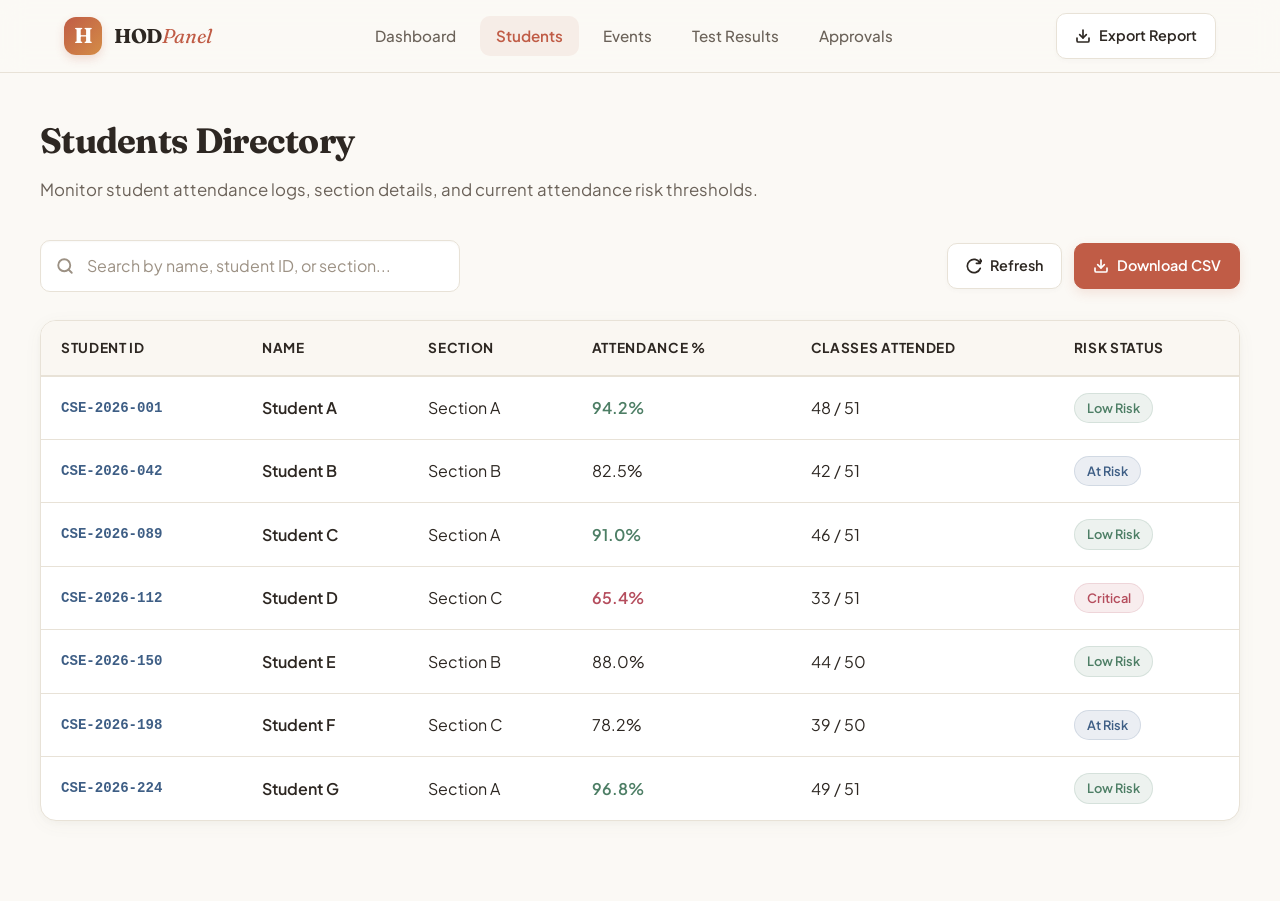
<file: students.html>
<!DOCTYPE html>
<html lang="en">
<head>
    <meta charset="UTF-8">
    <meta name="viewport" content="width=device-width, initial-scale=1.0">
    <title>HOD Panel - Students Directory</title>
    <link rel="stylesheet" href="style.css">
</head>
<body>

    <!-- --- Header / Navigation Bar --- -->
    <header class="navbar-wrapper">
        <div class="container navbar">
            <!-- HOD Panel Logo -->
            <a href="index.html" class="logo">
                <div class="logo-icon">H</div>
                <div class="logo-text">HOD<span>Panel</span></div>
            </a>

            <!-- Responsive Hamburger Toggle -->
            <input type="checkbox" id="menu-toggle" class="menu-toggle-input">
            <label for="menu-toggle" class="menu-toggle-label">
                <span></span>
                <span></span>
                <span></span>
            </label>

            <!-- Nav Links -->
            <nav class="nav-menu">
                <li class="nav-item">
                    <a href="index.html">Dashboard</a>
                </li>
                <li class="nav-item">
                    <a href="students.html" class="active">Students</a>
                </li>
                <li class="nav-item">
                    <a href="events.html">Events</a>
                </li>
                <li class="nav-item">
                    <a href="results.html">Test Results</a>
                </li>
                <li class="nav-item">
                    <a href="approvals.html">Approvals</a>
                </li>
            </nav>

            <!-- Export Button (Hidden on small viewports via CSS) -->
            <button class="btn-export" id="btn-export-students">
                <svg width="16" height="16" viewBox="0 0 24 24" fill="none" stroke="currentColor" stroke-width="2.5" stroke-linecap="round" stroke-linejoin="round"><path d="M21 15v4a2 2 0 0 1-2 2H5a2 2 0 0 1-2-2v-4"/><polyline points="7 10 12 15 17 10"/><line x1="12" y1="15" x2="12" y2="3"/></svg>
                Export Report
            </button>
        </div>
    </header>

    <!-- --- Main Container --- -->
    <main class="container main-content">
        <!-- Section Header -->
        <section class="section-header">
            <h1>Students Directory</h1>
            <p>Monitor student attendance logs, section details, and current attendance risk thresholds.</p>
        </section>

        <!-- --- Action Header (Search, Refresh, Download CSV) --- -->
        <section class="action-header">
            <!-- Search bar -->
            <div class="search-bar-wrapper">
                <input type="text" class="search-input" placeholder="Search by name, student ID, or section..." id="student-search">
                <svg class="search-icon-svg" width="18" height="18" viewBox="0 0 24 24" fill="none" stroke="currentColor" stroke-width="2.5" stroke-linecap="round" stroke-linejoin="round">
                    <circle cx="11" cy="11" r="8"></circle>
                    <line x1="21" y1="21" x2="16.65" y2="16.65"></line>
                </svg>
            </div>

            <!-- Action buttons -->
            <div class="action-buttons">
                <!-- Refresh Button -->
                <button class="btn-secondary" id="btn-refresh-students" title="Refresh Table">
                    <svg width="16" height="16" viewBox="0 0 24 24" fill="none" stroke="currentColor" stroke-width="2.5" stroke-linecap="round" stroke-linejoin="round">
                        <path d="M21.5 2v6h-6M21.34 15.57a10 10 0 1 1-.57-8.38l5.67-5.67"/>
                    </svg>
                    Refresh
                </button>

                <!-- Download CSV Button -->
                <button class="btn-primary" id="btn-download-csv">
                    <svg width="16" height="16" viewBox="0 0 24 24" fill="none" stroke="currentColor" stroke-width="2.5" stroke-linecap="round" stroke-linejoin="round">
                        <path d="M21 15v4a2 2 0 0 1-2 2H5a2 2 0 0 1-2-2v-4"/>
                        <polyline points="7 10 12 15 17 10"/>
                        <line x1="12" y1="15" x2="12" y2="3"/>
                    </svg>
                    Download CSV
                </button>
            </div>
        </section>

        <!-- --- Students Table --- -->
        <section class="table-responsive-wrapper">
            <table class="premium-table" id="students-table">
                <thead>
                    <tr>
                        <th>Student ID</th>
                        <th>Name</th>
                        <th>Section</th>
                        <th>Attendance %</th>
                        <th>Classes Attended</th>
                        <th>Risk Status</th>
                    </tr>
                </thead>
                <tbody>
                    <!-- Student Row 1 -->
                    <tr>
                        <td class="td-mono">CSE-2026-001</td>
                        <td class="td-bold-white">Student A</td>
                        <td>Section A</td>
                        <td class="td-bold-white" style="color: var(--accent-green) !important;">94.2%</td>
                        <td>48 / 51</td>
                        <td>
                            <span class="badge badge-low-risk">Low Risk</span>
                        </td>
                    </tr>
                    <!-- Student Row 2 -->
                    <tr>
                        <td class="td-mono">CSE-2026-042</td>
                        <td class="td-bold-white">Student B</td>
                        <td>Section B</td>
                        <td>82.5%</td>
                        <td>42 / 51</td>
                        <td>
                            <span class="badge badge-at-risk">At Risk</span>
                        </td>
                    </tr>
                    <!-- Student Row 3 -->
                    <tr>
                        <td class="td-mono">CSE-2026-089</td>
                        <td class="td-bold-white">Student C</td>
                        <td>Section A</td>
                        <td class="td-bold-white" style="color: var(--accent-green) !important;">91.0%</td>
                        <td>46 / 51</td>
                        <td>
                            <span class="badge badge-low-risk">Low Risk</span>
                        </td>
                    </tr>
                    <!-- Student Row 4 (Critical) -->
                    <tr>
                        <td class="td-mono">CSE-2026-112</td>
                        <td class="td-bold-white">Student D</td>
                        <td>Section C</td>
                        <td class="td-bold-white" style="color: var(--accent-pink) !important;">65.4%</td>
                        <td>33 / 51</td>
                        <td>
                            <span class="badge badge-critical">Critical</span>
                        </td>
                    </tr>
                    <!-- Student Row 5 -->
                    <tr>
                        <td class="td-mono">CSE-2026-150</td>
                        <td class="td-bold-white">Student E</td>
                        <td>Section B</td>
                        <td>88.0%</td>
                        <td>44 / 50</td>
                        <td>
                            <span class="badge badge-low-risk">Low Risk</span>
                        </td>
                    </tr>
                    <!-- Student Row 6 -->
                    <tr>
                        <td class="td-mono">CSE-2026-198</td>
                        <td class="td-bold-white">Student F</td>
                        <td>Section C</td>
                        <td>78.2%</td>
                        <td>39 / 50</td>
                        <td>
                            <span class="badge badge-at-risk">At Risk</span>
                        </td>
                    </tr>
                    <!-- Student Row 7 -->
                    <tr>
                        <td class="td-mono">CSE-2026-224</td>
                        <td class="td-bold-white">Student G</td>
                        <td>Section A</td>
                        <td class="td-bold-white" style="color: var(--accent-green) !important;">96.8%</td>
                        <td>49 / 51</td>
                        <td>
                            <span class="badge badge-low-risk">Low Risk</span>
                        </td>
                    </tr>
                </tbody>
            </table>
        </section>
    </main>

    <script src="app.js" defer></script>
</body>
</html>
</file>
<file: style.css>
@import url('https://fonts.googleapis.com/css2?family=Fraunces:ital,opsz,wght@0,9..144,300..900;1,9..144,300..900&family=Plus+Jakarta+Sans:ital,wght@0,200..800;1,200..800&display=swap');

:root {
    --bg-dark: #FBF9F5; /* Warm Alabaster Cream background */
    --bg-charcoal: #2D2722; /* Deep Espresso / Warm dark charcoal */
    --bg-card: #FFFFFF;
    --bg-card-hover: #FCFAF6;
    --border-color: #E8E2D7; /* Soft clay/linen border color */
    --border-hover: #CDBCAB;
    --text-primary: #2D2722;
    --text-secondary: #6B6259;
    --text-muted: #9C9184;
    
    /* Accents are inspired by warm earth and organic elements */
    --accent-purple: #C05C46; /* Terracotta / Rust */
    --accent-purple-glow: rgba(192, 92, 70, 0.08);
    
    --accent-blue: #3E5E85; /* Muted Indigo / Slate Blue */
    --accent-blue-glow: rgba(62, 94, 133, 0.08);
    
    --accent-green: #4D7E65; /* Sage / Forest Green */
    --accent-green-glow: rgba(77, 126, 101, 0.08);
    
    --accent-pink: #B54D5D; /* Deep Rosehip / Rose */
    --accent-pink-glow: rgba(181, 77, 93, 0.08);
    
    --accent-orange: #D48D47; /* Ochre / Warm Amber */
    
    --border-radius-lg: 16px;
    --border-radius-md: 10px;
    --border-radius-sm: 6px;
    
    --transition-smooth: 0.3s cubic-bezier(0.4, 0, 0.2, 1);
    
    --shadow-soft: 0 4px 20px -2px rgba(107, 98, 89, 0.06), 0 2px 6px -1px rgba(107, 98, 89, 0.04);
    --shadow-hover: 0 12px 30px -4px rgba(107, 98, 89, 0.12), 0 4px 12px -2px rgba(107, 98, 89, 0.08);
}

* {
    margin: 0;
    padding: 0;
    box-sizing: border-box;
}

html,
body {
    min-height: 100vh;
}

body {
    font-family: 'Plus Jakarta Sans', Arial, Helvetica, sans-serif;
    background: var(--bg-dark);
    color: var(--text-primary);
    line-height: 1.6;
    -webkit-font-smoothing: antialiased;
}

.container {
    max-width: 1200px;
    margin: 0 auto;
    padding: 0 24px;
}

.main-content {
    padding: 40px 0 80px;
}

/* --- Header / Navigation Bar --- */
.navbar-wrapper {
    background: rgba(251, 249, 245, 0.85); /* Frosted warm ivory */
    backdrop-filter: blur(12px);
    -webkit-backdrop-filter: blur(12px);
    border-bottom: 1px solid var(--border-color);
    position: sticky;
    top: 0;
    z-index: 10;
}

.navbar {
    height: 72px;
    display: flex;
    align-items: center;
    justify-content: space-between;
    gap: 20px;
}

.logo {
    display: flex;
    align-items: center;
    gap: 12px;
    color: var(--text-primary);
    text-decoration: none;
    transition: var(--transition-smooth);
}

.logo:hover {
    opacity: 0.9;
}

.logo-icon {
    width: 38px;
    height: 38px;
    border-radius: 12px;
    background: linear-gradient(135deg, var(--accent-purple), var(--accent-orange));
    color: white;
    font-family: 'Fraunces', serif;
    font-size: 1.35rem;
    font-weight: 700;
    display: grid;
    place-items: center;
    box-shadow: 0 4px 10px rgba(192, 92, 70, 0.2);
}

.logo-text {
    font-family: 'Fraunces', serif;
    font-size: 1.25rem;
    font-weight: 700;
    letter-spacing: -0.02em;
}

.logo-text span {
    color: var(--accent-purple);
    font-weight: 400;
    font-style: italic;
}

.nav-menu {
    list-style: none;
    display: flex;
    align-items: center;
    gap: 8px;
}

.nav-item a {
    display: block;
    text-decoration: none;
    color: var(--text-secondary);
    padding: 8px 16px;
    border-radius: var(--border-radius-md);
    font-weight: 500;
    font-size: 0.95rem;
    transition: var(--transition-smooth);
}

.nav-item a:hover {
    background: var(--bg-card-hover);
    color: var(--accent-purple);
}

.nav-item a.active {
    background: var(--accent-purple-glow);
    color: var(--accent-purple);
    font-weight: 600;
}

/* --- Buttons --- */
button,
input,
select,
textarea {
    font: inherit;
}

.btn-export,
.btn-primary,
.btn-secondary {
    border: 1px solid var(--border-color);
    border-radius: var(--border-radius-md);
    padding: 10px 18px;
    cursor: pointer;
    display: inline-flex;
    align-items: center;
    justify-content: center;
    gap: 8px;
    background: var(--bg-card);
    color: var(--text-primary);
    font-weight: 600;
    font-size: 0.9rem;
    transition: var(--transition-smooth);
    box-shadow: 0 2px 4px rgba(107, 98, 89, 0.03);
}

.btn-primary {
    background: var(--accent-purple);
    color: white;
    border-color: var(--accent-purple);
    box-shadow: 0 4px 12px rgba(192, 92, 70, 0.15);
}

.btn-primary:hover {
    background: #A84832;
    border-color: #A84832;
    transform: translateY(-1px);
    box-shadow: 0 6px 16px rgba(192, 92, 70, 0.25);
}

.btn-secondary:hover,
.btn-export:hover {
    background: var(--bg-card-hover);
    border-color: var(--border-hover);
    transform: translateY(-1px);
    box-shadow: 0 4px 8px rgba(107, 98, 89, 0.06);
}

.menu-toggle-input {
    display: none;
}

.menu-toggle-label {
    display: none;
    width: 28px;
    cursor: pointer;
}

.menu-toggle-label span {
    display: block;
    height: 3px;
    background: var(--text-primary);
    margin: 5px 0;
    border-radius: 4px;
    transition: var(--transition-smooth);
}

/* --- Section Headers --- */
.section-header {
    margin-bottom: 36px;
}

.section-header h1,
.section-header h2 {
    font-family: 'Fraunces', serif;
    font-size: 2.2rem;
    font-weight: 700;
    letter-spacing: -0.02em;
    margin-bottom: 8px;
}

.section-header p {
    color: var(--text-secondary);
    font-size: 1.05rem;
}

/* --- Card Grids & Glass Cards --- */
.card-grid {
    display: grid;
    grid-template-columns: repeat(auto-fit, minmax(240px, 1fr));
    gap: 20px;
    margin-bottom: 36px;
}

.glass-card {
    background: var(--bg-card);
    border: 1px solid var(--border-color);
    border-radius: var(--border-radius-lg);
    padding: 24px;
    box-shadow: var(--shadow-soft);
    transition: var(--transition-smooth);
    position: relative;
    overflow: hidden;
}

.glass-card:hover {
    background: var(--bg-card-hover);
    transform: translateY(-3px);
    box-shadow: var(--shadow-hover);
    border-color: var(--border-hover);
}

.card-header {
    display: flex;
    justify-content: space-between;
    align-items: center;
    gap: 12px;
    margin-bottom: 16px;
}

.card-title {
    color: var(--text-secondary);
    font-weight: 600;
    font-size: 0.85rem;
    text-transform: uppercase;
    letter-spacing: 0.05em;
}

.card-icon {
    width: 38px;
    height: 38px;
    border-radius: var(--border-radius-md);
    display: grid;
    place-items: center;
    background: var(--bg-dark);
    color: var(--accent-purple);
    transition: var(--transition-smooth);
}

.glass-card:hover .card-icon {
    background: var(--accent-purple-glow);
}

.card-value {
    font-family: 'Fraunces', serif;
    font-size: 2.4rem;
    font-weight: 700;
    line-height: 1.1;
    margin-bottom: 6px;
    color: var(--text-primary);
}

.card-meta {
    color: var(--text-muted);
    font-size: 0.88rem;
}

/* Card highlight borders (organic editorial feel) */
.card-purple {
    border-top: 4px solid var(--accent-purple);
}

.card-blue {
    border-top: 4px solid var(--accent-blue);
}
.card-blue .card-icon {
    color: var(--accent-blue);
}
.glass-card.card-blue:hover .card-icon {
    background: var(--accent-blue-glow);
}

.card-green {
    border-top: 4px solid var(--accent-green);
}
.card-green .card-icon {
    color: var(--accent-green);
}
.glass-card.card-green:hover .card-icon {
    background: var(--accent-green-glow);
}

.card-pink {
    border-top: 4px solid var(--accent-pink);
}
.card-pink .card-icon {
    color: var(--accent-pink);
}
.glass-card.card-pink:hover .card-icon {
    background: var(--accent-pink-glow);
}

/* Soft pulsing glow for critical alerts */
@keyframes warm-pulse {
    0% {
        box-shadow: 0 4px 20px -2px rgba(181, 77, 93, 0.1), 0 0 0 0 rgba(181, 77, 93, 0.2);
    }
    70% {
        box-shadow: 0 4px 20px -2px rgba(181, 77, 93, 0.1), 0 0 0 10px rgba(181, 77, 93, 0);
    }
    100% {
        box-shadow: 0 4px 20px -2px rgba(181, 77, 93, 0.1), 0 0 0 0 rgba(181, 77, 93, 0);
    }
}

.card-critical-pulse {
    animation: warm-pulse 2s infinite;
    border-color: var(--accent-pink);
}

.trend-up {
    color: var(--accent-green);
    font-weight: 600;
}

.trend-down {
    color: var(--accent-pink);
    font-weight: 600;
}

/* --- Layout Grids --- */
.dashboard-details-grid {
    display: grid;
    grid-template-columns: repeat(2, minmax(0, 1fr));
    gap: 24px;
}

.wide-column {
    grid-column: 1 / -1;
}

.section-card-title {
    font-family: 'Fraunces', serif;
    font-size: 1.25rem;
    font-weight: 600;
    margin-bottom: 20px;
    display: flex;
    align-items: center;
    gap: 8px;
}

.title-badge {
    background: var(--accent-purple-glow);
    color: var(--accent-purple);
    border-radius: var(--border-radius-sm);
    padding: 3px 10px;
    font-size: 0.8rem;
    font-weight: 600;
    letter-spacing: 0.05em;
    text-transform: uppercase;
}

/* --- Circle Gauge Chart --- */
.chart-content {
    min-height: 200px;
    display: flex;
    align-items: center;
    justify-content: center;
    padding: 10px 0;
}

.circle-chart-wrapper {
    position: relative;
    width: 160px;
    height: 160px;
}

.circle-chart-svg {
    width: 100%;
    height: 100%;
    transform: rotate(-90deg);
}

.circle-bg {
    fill: none;
    stroke: #EFECE6;
    stroke-width: 3.5;
}

.circle-progress {
    fill: none;
    stroke-width: 3.5;
    stroke-linecap: round;
    transition: stroke-dashoffset 0.6s ease;
}

.progress-purple {
    stroke: var(--accent-purple);
}

.progress-blue {
    stroke: var(--accent-blue);
}

.progress-pink {
    stroke: var(--accent-pink);
}

.circle-chart-info {
    position: absolute;
    inset: 0;
    display: flex;
    flex-direction: column;
    align-items: center;
    justify-content: center;
    text-align: center;
}

.circle-chart-number {
    font-family: 'Fraunces', serif;
    font-size: 1.8rem;
    font-weight: 700;
    color: var(--text-primary);
    line-height: 1.1;
}

.circle-chart-label {
    color: var(--text-muted);
    font-size: 0.75rem;
    text-transform: uppercase;
    letter-spacing: 0.05em;
    margin-top: 4px;
}

.circle-chart-legend {
    display: grid;
    gap: 12px;
    margin-left: 24px;
}

.legend-item {
    display: flex;
    align-items: center;
    gap: 10px;
    color: var(--text-secondary);
    font-size: 0.9rem;
}

.legend-color {
    width: 14px;
    height: 14px;
    border-radius: 4px;
    flex-shrink: 0;
}

.legend-purple {
    background: var(--accent-purple);
}

.legend-blue {
    background: var(--accent-blue);
}

.legend-pink {
    background: var(--accent-pink);
}

/* --- Vertical Bar Chart --- */
.bar-chart-vertical {
    height: 200px;
    width: 100%;
    display: grid;
    grid-template-columns: repeat(5, 1fr);
    gap: 20px;
    align-items: end;
    padding-top: 15px;
}

.vertical-bar-container {
    height: 100%;
    display: flex;
    flex-direction: column;
    align-items: center;
    justify-content: flex-end;
    gap: 10px;
}

.bar-wrapper {
    width: 24px;
    height: 150px;
    background: #EFECE6;
    display: flex;
    align-items: flex-end;
    border-radius: 6px;
    position: relative;
}

.bar-fill {
    width: 100%;
    background: var(--accent-blue);
    border-radius: 6px;
    transition: height 0.8s cubic-bezier(0.4, 0, 0.2, 1);
}

.bar-fill-high {
    background: var(--accent-green);
}

.bar-fill-warning {
    background: var(--accent-orange);
}

.bar-label {
    color: var(--text-secondary);
    font-size: 0.8rem;
    font-weight: 500;
    text-align: center;
}

.bar-value-tooltip {
    position: absolute;
    top: -26px;
    left: 50%;
    transform: translateX(-50%);
    color: var(--text-primary);
    font-size: 0.75rem;
    font-weight: 700;
    background: var(--bg-card);
    border: 1px solid var(--border-color);
    padding: 2px 6px;
    border-radius: 4px;
    box-shadow: 0 2px 5px rgba(107, 98, 89, 0.06);
    white-space: nowrap;
}

/* --- AI Notes & Summary --- */
.ai-summary-container,
.ai-insight-list,
.events-list,
.premium-form {
    display: grid;
    gap: 16px;
}

.ai-intro {
    color: var(--text-secondary);
    font-size: 1rem;
}

/* Handwritten / Tactile Note Card Aesthetics */
.ai-insight-item {
    background: #FAF7F0; /* Soft warm paper tone */
    border: 1px solid #E4DCCE;
    border-left: 4px solid var(--accent-purple);
    border-radius: var(--border-radius-md);
    padding: 16px;
    color: var(--text-primary);
    box-shadow: 0 2px 8px rgba(107, 98, 89, 0.02);
    position: relative;
    transition: var(--transition-smooth);
}

.ai-insight-item::after {
    content: "";
    position: absolute;
    top: 0;
    right: 0;
    width: 0;
    height: 0;
    border-style: solid;
    border-width: 0 12px 12px 0;
    border-color: transparent transparent #E4DCCE transparent; /* Dog-ear page fold for tactile feel */
}

.ai-insight-item:hover {
    box-shadow: 0 4px 12px rgba(107, 98, 89, 0.05);
}

.insight-warning {
    border-left-color: var(--accent-orange);
}

.insight-success {
    border-left-color: var(--accent-green);
}

/* --- Search & Actions Header --- */
.action-header {
    display: flex;
    align-items: center;
    justify-content: space-between;
    gap: 20px;
    margin-bottom: 28px;
    flex-wrap: wrap;
}

.search-bar-wrapper {
    position: relative;
    width: min(420px, 100%);
}

.search-input {
    width: 100%;
    padding: 12px 16px 12px 46px;
    border: 1px solid var(--border-color);
    border-radius: var(--border-radius-md);
    background: var(--bg-card);
    color: var(--text-primary);
    transition: var(--transition-smooth);
    box-shadow: inset 0 1px 2px rgba(107, 98, 89, 0.04);
}

.search-input::placeholder {
    color: var(--text-muted);
}

.search-input:focus,
.form-input:focus,
.form-select:focus,
.form-textarea:focus {
    outline: none;
    border-color: var(--accent-purple);
    box-shadow: 0 0 0 4px var(--accent-purple-glow);
}

.search-icon-svg {
    position: absolute;
    left: 16px;
    top: 50%;
    transform: translateY(-50%);
    color: var(--text-muted);
    transition: var(--transition-smooth);
}

.search-input:focus + .search-icon-svg {
    color: var(--accent-purple);
}

.action-buttons {
    display: flex;
    gap: 12px;
}

/* --- Premium Ledger Tables --- */
.table-responsive-wrapper {
    width: 100%;
    overflow-x: auto;
    background: var(--bg-card);
    border: 1px solid var(--border-color);
    border-radius: var(--border-radius-lg);
    box-shadow: var(--shadow-soft);
}

.premium-table {
    width: 100%;
    border-collapse: collapse;
    min-width: 720px;
}

.premium-table th,
.premium-table td {
    padding: 16px 20px;
    border-bottom: 1px solid var(--border-color);
    text-align: left;
}

.premium-table th {
    background: #FAF7F2; /* Subtle header background */
    color: var(--text-primary);
    font-weight: 700;
    font-size: 0.85rem;
    text-transform: uppercase;
    letter-spacing: 0.05em;
    border-bottom: 2px solid var(--border-color);
}

.premium-table tr:last-child td {
    border-bottom: 0;
}

.premium-table tbody tr {
    transition: var(--transition-smooth);
}

.premium-table tbody tr:hover {
    background: #FAF9F6;
}

.td-bold-white {
    color: var(--text-primary) !important;
    font-weight: 600;
}

.td-mono {
    font-family: Consolas, "Courier New", monospace;
    color: var(--accent-blue) !important;
    font-size: 0.88rem;
    font-weight: 600;
}

/* --- Status Badges --- */
.badge {
    display: inline-flex;
    align-items: center;
    padding: 4px 12px;
    border-radius: 20px;
    font-size: 0.8rem;
    font-weight: 600;
    border: 1px solid currentColor;
}

.badge-low-risk {
    color: var(--accent-green);
    background: rgba(77, 126, 101, 0.1);
    border-color: rgba(77, 126, 101, 0.15);
}

.badge-at-risk {
    color: var(--accent-blue);
    background: rgba(62, 94, 133, 0.1);
    border-color: rgba(62, 94, 133, 0.15);
}

.badge-critical {
    color: var(--accent-pink);
    background: rgba(181, 77, 93, 0.1);
    border-color: rgba(181, 77, 93, 0.15);
}

.badge-pending {
    color: var(--accent-orange);
    background: rgba(212, 140, 69, 0.1);
    border-color: rgba(212, 140, 69, 0.15);
}

/* --- Action Button Icons --- */
.table-actions {
    display: flex;
    gap: 8px;
}

.btn-icon {
    width: 34px;
    height: 34px;
    border: 1px solid var(--border-color);
    background: var(--bg-card);
    color: var(--text-secondary);
    border-radius: var(--border-radius-sm);
    cursor: pointer;
    display: grid;
    place-items: center;
    transition: var(--transition-smooth);
}

.btn-icon:hover {
    background: var(--bg-card-hover);
    color: var(--text-primary);
    border-color: var(--border-hover);
    transform: translateY(-1px);
}

.btn-approve:hover {
    color: var(--accent-green);
    border-color: var(--accent-green);
    background: rgba(77, 126, 101, 0.05);
}

.btn-reject:hover {
    color: var(--accent-pink);
    border-color: var(--accent-pink);
    background: rgba(181, 77, 93, 0.05);
}

/* --- Form and Detail Layouts --- */
.two-column-layout {
    display: grid;
    grid-template-columns: 1.25fr 1fr;
    gap: 32px;
    align-items: start;
}

.form-group-row {
    display: grid;
    grid-template-columns: 1fr 1fr;
    gap: 20px;
}

.form-group {
    display: grid;
    gap: 8px;
}

.form-label {
    color: var(--text-secondary);
    font-weight: 600;
    font-size: 0.88rem;
}

.form-input,
.form-select,
.form-textarea {
    width: 100%;
    border: 1px solid var(--border-color);
    border-radius: var(--border-radius-md);
    padding: 12px 14px;
    background: var(--bg-card);
    color: var(--text-primary);
    transition: var(--transition-smooth);
    box-shadow: inset 0 1px 2px rgba(107, 98, 89, 0.03);
}

/* Custom styled arrow dropdowns */
select.form-select {
    appearance: none;
    background-image: url("data:image/svg+xml;charset=utf-8,%3Csvg xmlns='http://www.w3.org/2000/svg' fill='none' viewBox='0 0 20 20'%3E%3Cpath stroke='%236B6259' stroke-linecap='round' stroke-linejoin='round' stroke-width='1.5' d='m6 8 4 4 4-4'/%3E%3C/svg%3E");
    background-position: right 14px center;
    background-repeat: no-repeat;
    background-size: 20px;
    padding-right: 44px;
}

.form-textarea {
    min-height: 110px;
    resize: vertical;
}

.form-submit-row .btn-primary {
    width: 100%;
    padding: 12px;
    justify-content: center;
}

/* --- Event Cards --- */
.event-card {
    display: flex;
    border: 1px solid var(--border-color);
    border-radius: var(--border-radius-md);
    overflow: hidden;
    background: var(--bg-card);
    box-shadow: 0 2px 8px rgba(107, 98, 89, 0.03);
    transition: var(--transition-smooth);
}

.event-card:hover {
    transform: translateY(-2px);
    box-shadow: 0 8px 24px rgba(107, 98, 89, 0.08);
    border-color: var(--border-hover);
}

.event-card-banner {
    width: 110px;
    min-width: 110px;
    background-size: cover;
    background-position: center;
    position: relative;
}

.event-card-banner::after {
    content: "";
    position: absolute;
    inset: 0;
    background: linear-gradient(to right, rgba(45,39,34,0.08), transparent);
}

.event-card-banner-overlay {
    display: none;
}

.event-card-info {
    flex: 1;
    padding: 18px;
    display: flex;
    flex-direction: column;
    justify-content: space-between;
}

.event-card-title {
    font-family: 'Fraunces', serif;
    font-size: 1.15rem;
    font-weight: 600;
    color: var(--text-primary);
    margin-bottom: 6px;
}

.event-card-meta,
.progress-info {
    color: var(--text-secondary);
    font-size: 0.85rem;
    display: flex;
    gap: 8px;
}

.event-card-meta {
    color: var(--text-muted);
}

.event-card-progress-wrapper {
    display: grid;
    gap: 8px;
    margin-top: 14px;
}

.progress-info {
    justify-content: space-between;
    font-weight: 500;
}

.progress-bar-container {
    height: 8px;
    background: #EFECE6;
    border-radius: 10px;
    overflow: hidden;
}

.progress-bar-fill {
    height: 100%;
    background: var(--accent-purple);
    border-radius: 10px;
    transition: width 0.6s cubic-bezier(0.4, 0, 0.2, 1);
}

.progress-bar-fill.green-grad {
    background: var(--accent-green);
}

.progress-bar-fill.pink-grad {
    background: var(--accent-pink);
}

/* --- Filter Segmented Tabs --- */
.filter-tabs {
    display: flex;
    flex-wrap: wrap;
    border: 1px solid var(--border-color);
    border-radius: var(--border-radius-md);
    overflow: hidden;
    box-shadow: 0 1px 3px rgba(107, 98, 89, 0.03);
}

.filter-tab-input {
    display: none;
}

.filter-tab-label {
    padding: 10px 18px;
    cursor: pointer;
    background: var(--bg-card);
    color: var(--text-secondary);
    font-weight: 500;
    font-size: 0.9rem;
    border-right: 1px solid var(--border-color);
    transition: var(--transition-smooth);
}

.filter-tab-label:last-child {
    border-right: 0;
}

.filter-tab-label:hover {
    background: var(--bg-card-hover);
    color: var(--text-primary);
}

.filter-tab-input:checked + .filter-tab-label {
    background: var(--accent-purple);
    color: white;
    font-weight: 600;
}

/* --- Modals & Overrides --- */
.key-glow-card {
    border-color: var(--accent-purple);
    box-shadow: 0 4px 20px -2px var(--accent-purple-glow);
}

.modal-overlay {
    position: fixed;
    inset: 0;
    background: rgba(45, 39, 34, 0.6); /* Soft dark warm tint */
    backdrop-filter: blur(4px);
    display: none;
    align-items: center;
    justify-content: center;
    padding: 20px;
    z-index: 99;
    transition: var(--transition-smooth);
}

.modal-overlay.active {
    display: flex;
}

.modal-card {
    width: min(420px, 100%);
    background: var(--bg-card);
    border: 1px solid var(--border-color);
    border-radius: var(--border-radius-lg);
    padding: 32px 24px;
    text-align: center;
    position: relative;
    box-shadow: var(--shadow-hover);
    transform: scale(0.95);
    transition: var(--transition-smooth);
}

.modal-overlay.active .modal-card {
    transform: scale(1);
}

.modal-close-btn {
    position: absolute;
    top: 12px;
    right: 16px;
    border: 0;
    background: transparent;
    font-size: 1.6rem;
    color: var(--text-muted);
    cursor: pointer;
    transition: var(--transition-smooth);
}

.modal-close-btn:hover {
    color: var(--text-primary);
}

.modal-icon {
    font-family: 'Fraunces', serif;
    font-size: 1.15rem;
    font-weight: 700;
    color: var(--accent-purple);
    margin-bottom: 12px;
    letter-spacing: 0.1em;
}

.modal-title {
    font-family: 'Fraunces', serif;
    font-size: 1.5rem;
    margin-bottom: 8px;
    font-weight: 600;
}

.modal-desc {
    color: var(--text-secondary);
    margin-bottom: 20px;
    font-size: 0.95rem;
}

.modal-key-display {
    border: 1px dashed var(--accent-purple);
    background: var(--accent-purple-glow);
    color: var(--accent-purple);
    border-radius: var(--border-radius-md);
    padding: 14px;
    margin-bottom: 20px;
    font-family: Consolas, "Courier New", monospace;
    font-weight: 700;
    font-size: 1.25rem;
    cursor: pointer;
    display: flex;
    justify-content: center;
    align-items: center;
    gap: 8px;
    transition: var(--transition-smooth);
}

.modal-key-display:hover {
    background: rgba(192, 92, 70, 0.15);
}

/* --- Toast Notifications --- */
.toast-notification {
    position: fixed;
    right: 24px;
    bottom: 24px;
    background: var(--bg-charcoal);
    color: #FDFBF7;
    padding: 14px 20px;
    border-radius: var(--border-radius-md);
    font-weight: 600;
    font-size: 0.9rem;
    display: flex;
    gap: 10px;
    align-items: center;
    box-shadow: var(--shadow-hover);
    opacity: 0;
    transform: translateY(15px);
    transition: var(--transition-smooth);
    pointer-events: none;
    z-index: 100;
    border: 1px solid rgba(255, 255, 255, 0.05);
}

.toast-notification.active {
    opacity: 1;
    transform: translateY(0);
}

.toast-notification.success {
    background: var(--accent-green);
    color: white;
}

/* --- Table Loading & Spinners --- */
.table-loading {
    position: relative;
}

.table-loading::after {
    content: "";
    position: absolute;
    inset: 0;
    background: rgba(251, 249, 245, 0.7); /* Cream frosted layout overlay */
    backdrop-filter: blur(1px);
}

.table-spinner {
    position: absolute;
    top: 50%;
    left: 50%;
    width: 36px;
    height: 36px;
    border: 4px solid var(--border-color);
    border-top-color: var(--accent-purple);
    border-radius: 50%;
    animation: spin 0.8s linear infinite;
    z-index: 2;
}

@keyframes spin {
    to {
        transform: rotate(360deg);
    }
}

/* --- Responsive Media Queries --- */
@media (max-width: 900px) {
    .navbar {
        height: auto;
        min-height: 68px;
        flex-wrap: wrap;
        padding-top: 14px;
        padding-bottom: 14px;
    }

    .menu-toggle-label {
        display: block;
    }

    .nav-menu {
        display: none;
        width: 100%;
        flex-direction: column;
        align-items: stretch;
        gap: 6px;
        margin-top: 12px;
        border-top: 1px solid var(--border-color);
        padding-top: 12px;
    }

    .menu-toggle-input:checked ~ .nav-menu {
        display: flex;
    }

    .btn-export {
        display: none;
    }

    .dashboard-details-grid,
    .two-column-layout {
        grid-template-columns: 1fr;
        gap: 24px;
    }
}

@media (max-width: 640px) {
    .section-header h1,
    .section-header h2 {
        font-size: 1.8rem;
    }

    .action-header,
    .action-buttons,
    .form-group-row {
        display: grid;
        grid-template-columns: 1fr;
        width: 100%;
        gap: 12px;
    }

    .chart-content {
        flex-direction: column;
        gap: 20px;
    }

    .circle-chart-legend {
        margin-left: 0;
    }

    .event-card {
        display: block;
    }

    .event-card-banner {
        width: 100%;
        height: 100px;
    }
}
</file>
